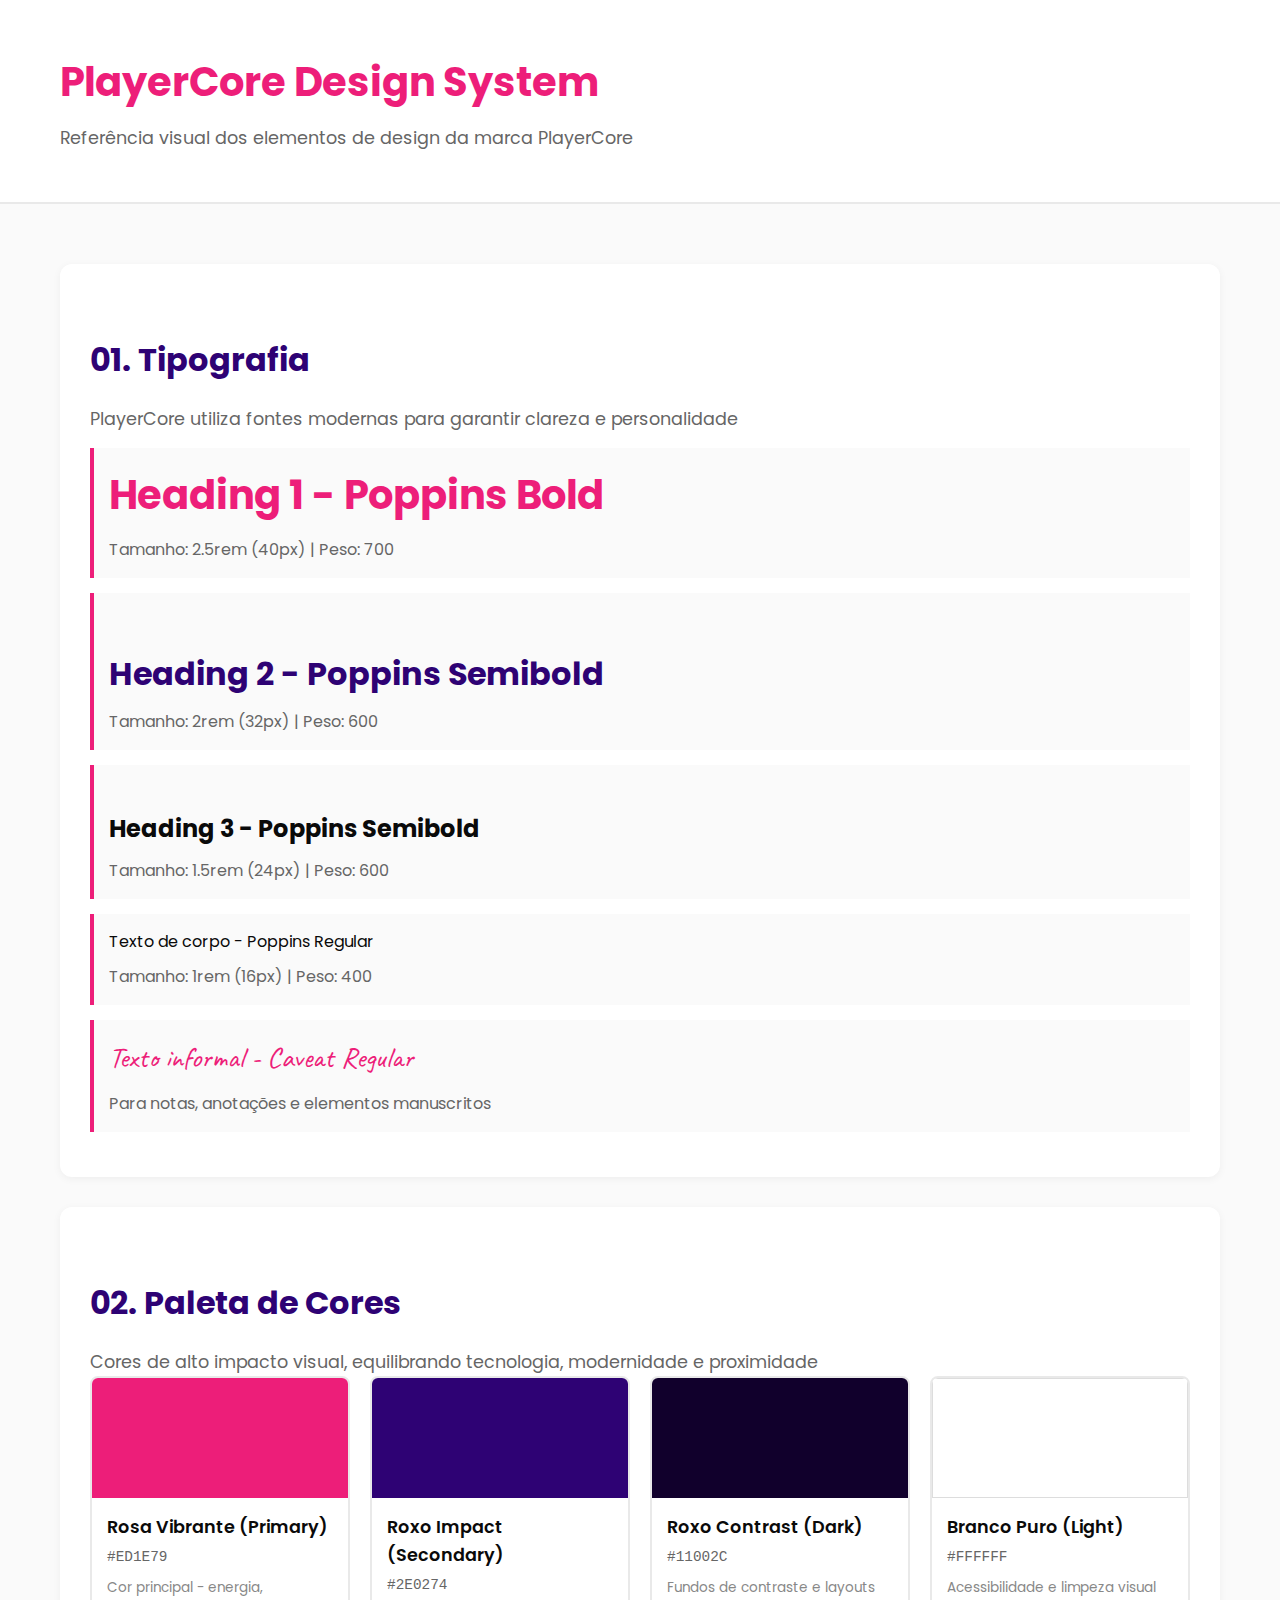
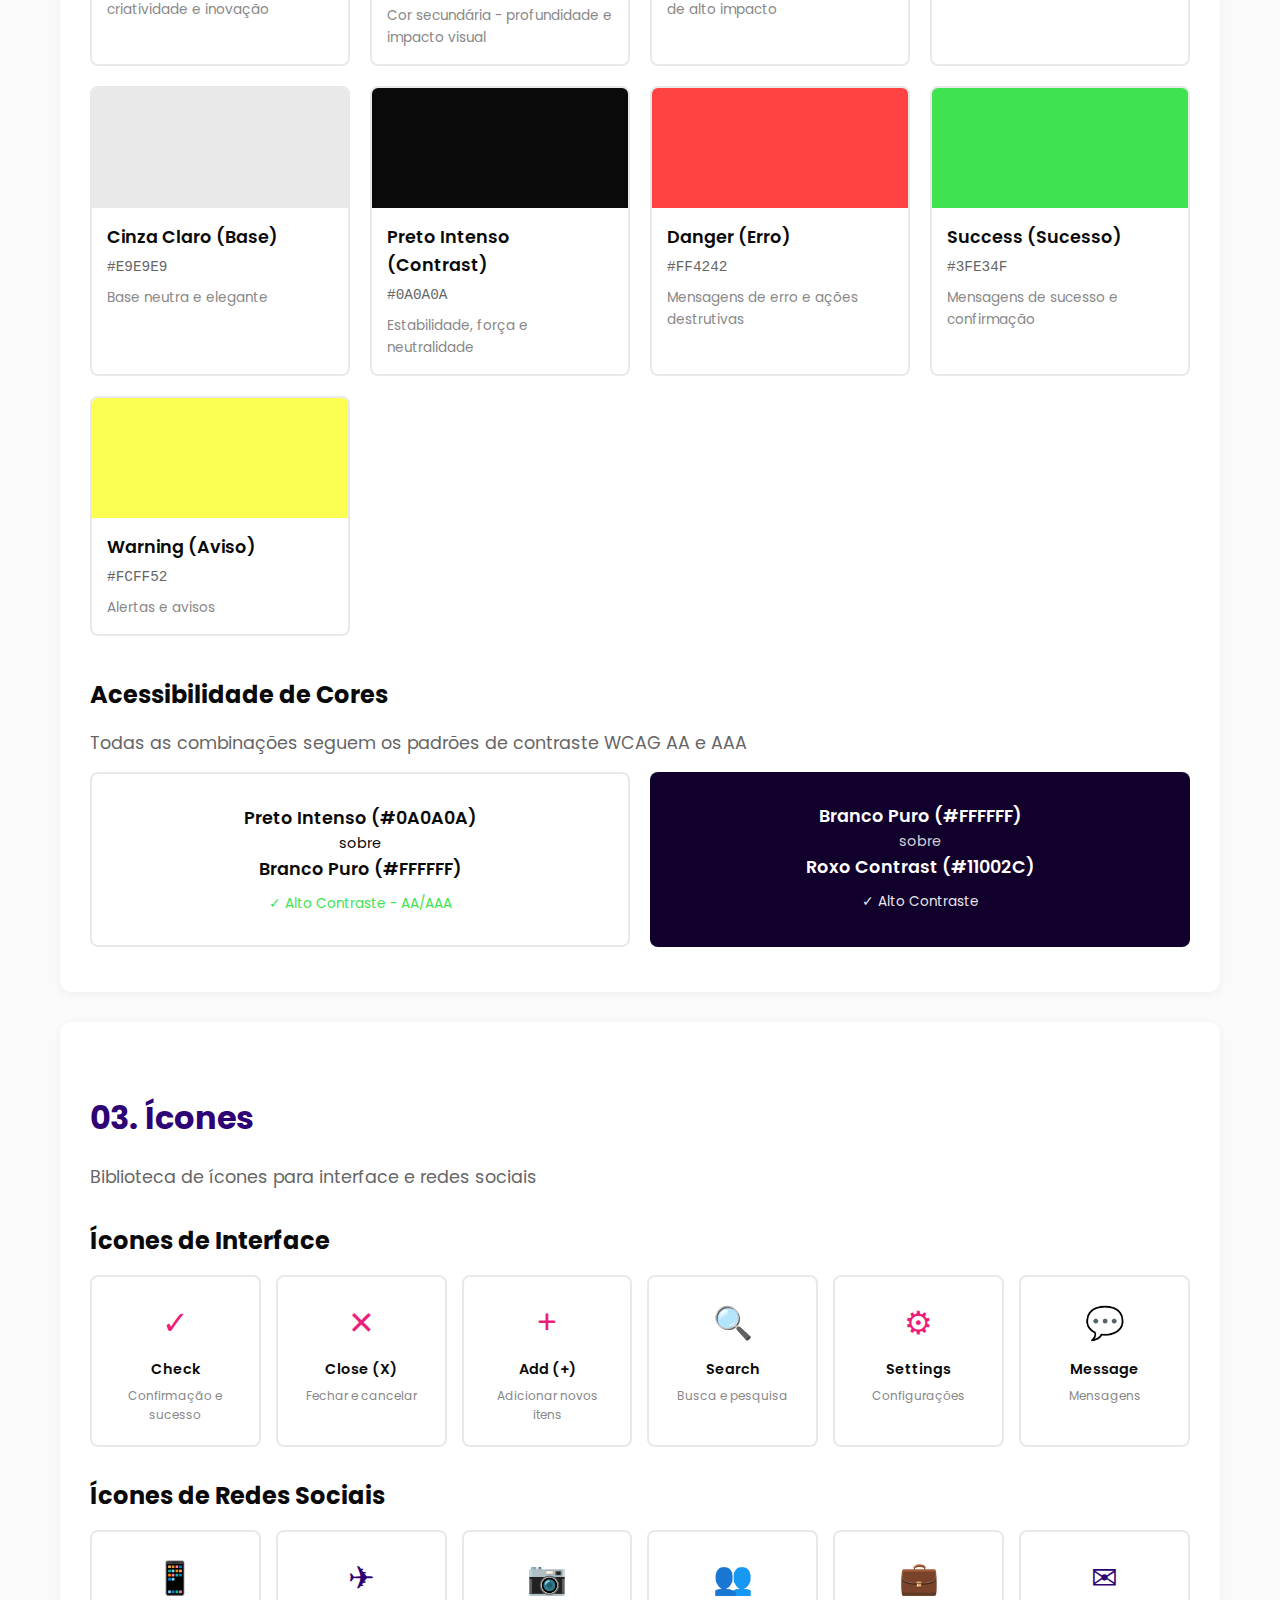
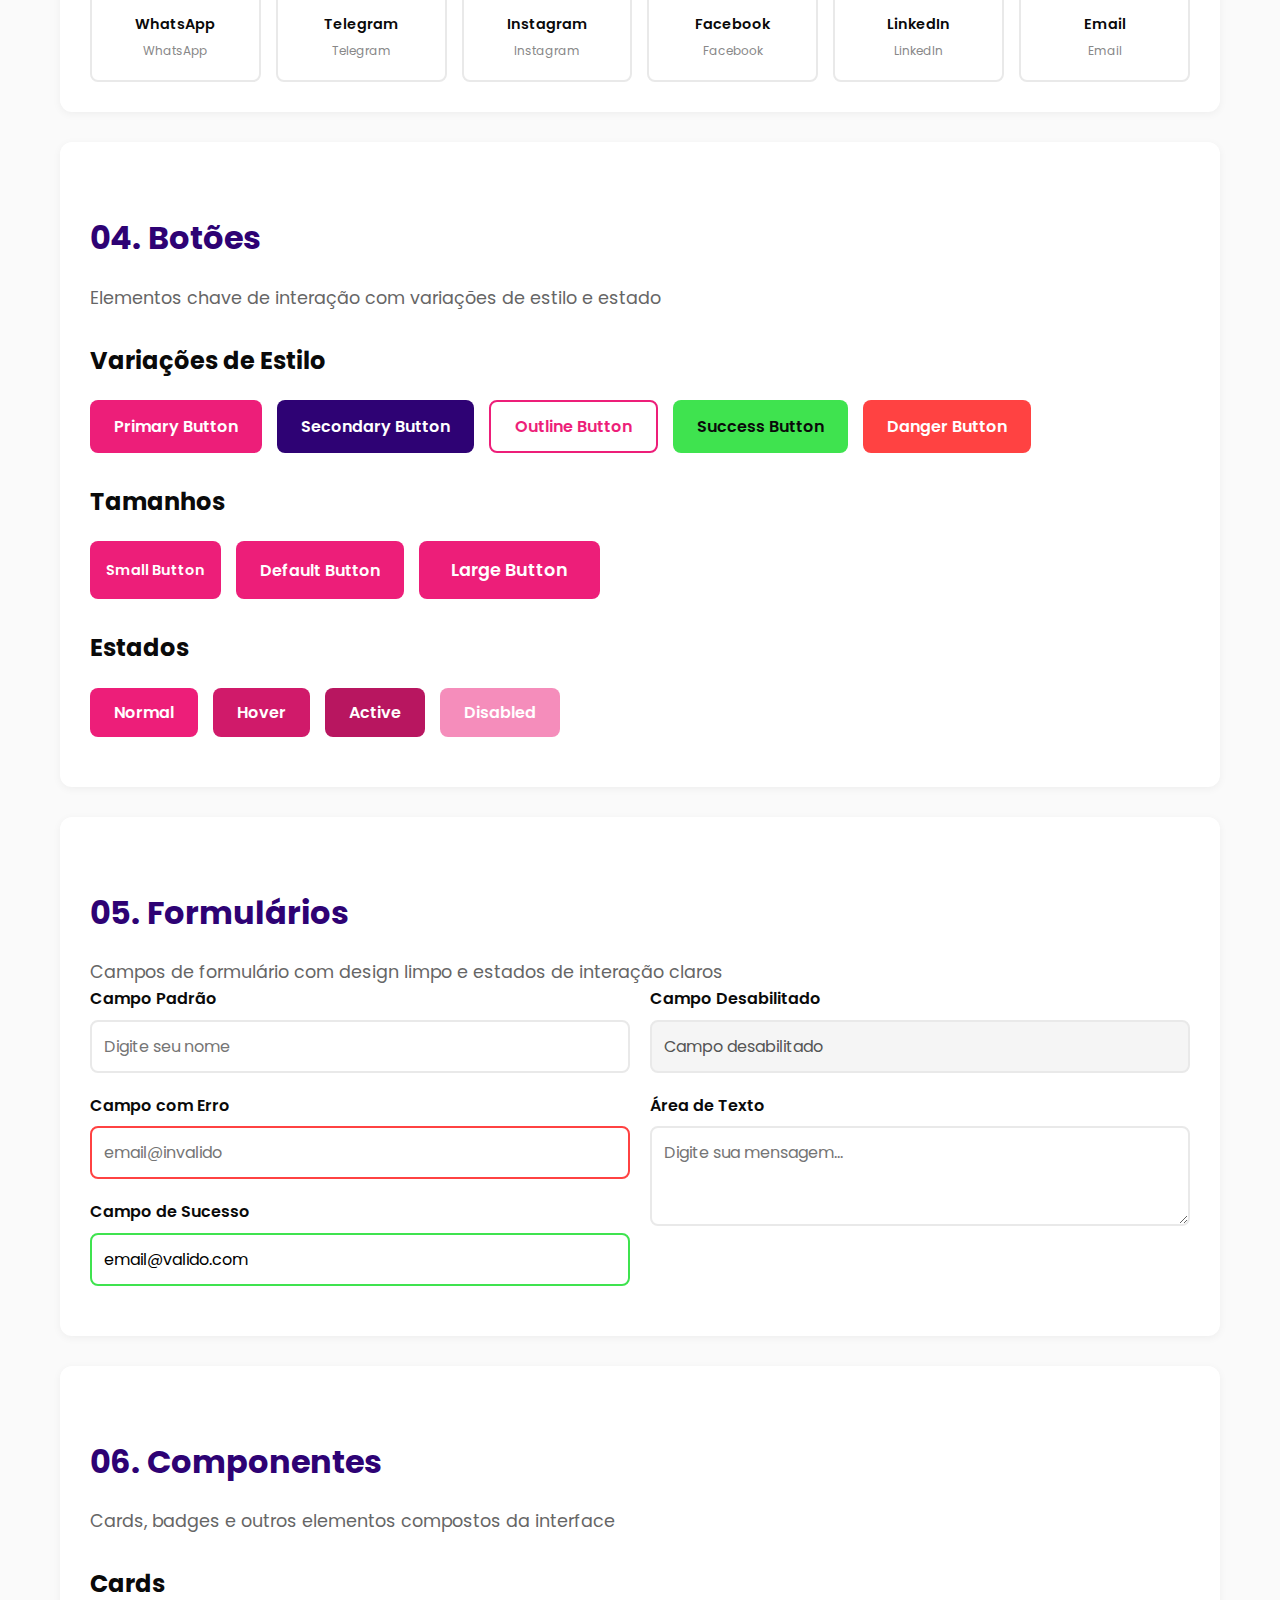
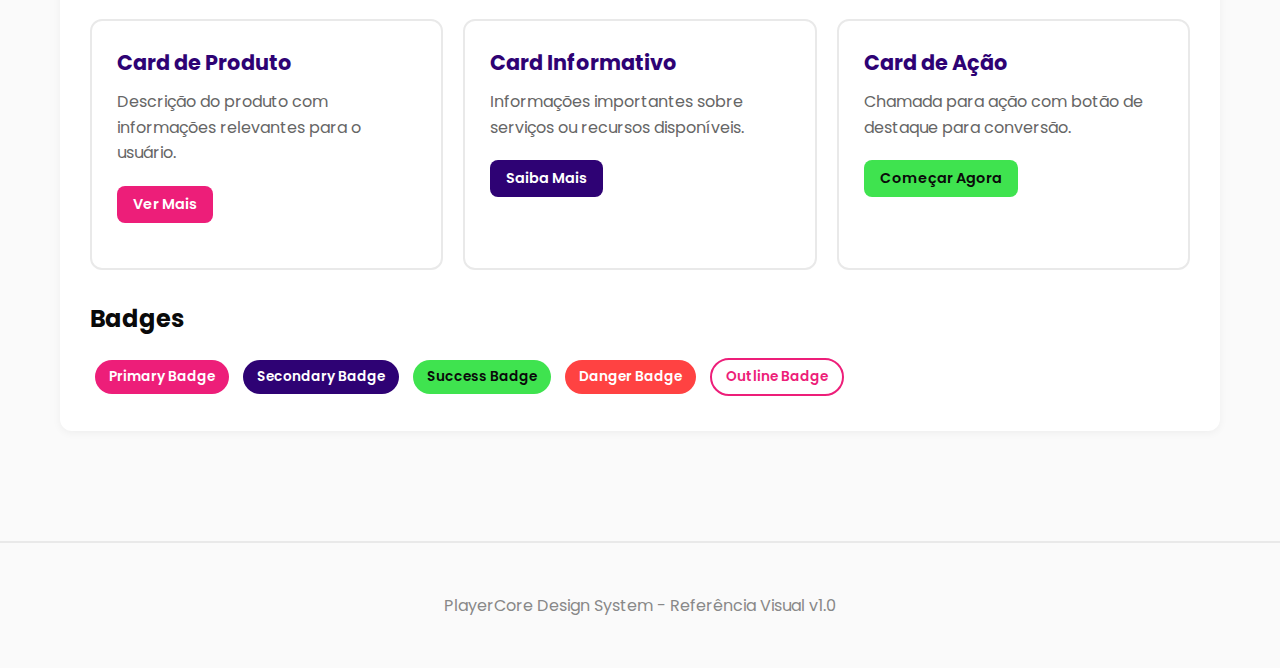
<file: public/design-system.html>
<!DOCTYPE html>
<html lang="pt-BR">
<head>
    <meta charset="UTF-8">
    <meta name="viewport" content="width=device-width, initial-scale=1.0">
    <title>PlayerCore Design System - Referência Visual</title>
    <meta name="description" content="Sistema de design visual da PlayerCore com cores, tipografia, botões e componentes de interface">
    <link rel="preconnect" href="https://fonts.googleapis.com">
    <link rel="preconnect" href="https://fonts.gstatic.com" crossorigin>
    <link href="https://fonts.googleapis.com/css2?family=Poppins:wght@400;500;600;700&family=Caveat:wght@400;700&display=swap" rel="stylesheet">
    <style>
        * {
            margin: 0;
            padding: 0;
            box-sizing: border-box;
        }

        :root {
            --primary: #ED1E79;
            --secondary: #2E0274;
            --dark: #11002C;
            --light: #FFFFFF;
            --base: #E9E9E9;
            --contrast: #0A0A0A;
            --danger: #FF4242;
            --success: #3FE34F;
            --warning: #FCFF52;
        }

        body {
            font-family: 'Poppins', sans-serif;
            background-color: #fafafa;
            color: var(--contrast);
            line-height: 1.6;
        }

        .container {
            max-width: 1200px;
            margin: 0 auto;
            padding: 20px;
        }

        header {
            background: white;
            border-bottom: 2px solid var(--base);
            padding: 30px 0;
            margin-bottom: 40px;
        }

        h1 {
            color: var(--primary);
            font-size: 2.5rem;
            font-weight: 700;
            margin-bottom: 10px;
        }

        h2 {
            font-size: 2rem;
            margin: 40px 0 20px;
            color: var(--secondary);
        }

        h3 {
            font-size: 1.5rem;
            margin: 30px 0 15px;
            color: var(--contrast);
        }

        .subtitle {
            color: #666;
            font-size: 1.1rem;
        }

        .section {
            background: white;
            border-radius: 12px;
            padding: 30px;
            margin-bottom: 30px;
            box-shadow: 0 2px 8px rgba(0,0,0,0.05);
        }

        .grid {
            display: grid;
            gap: 20px;
        }

        .grid-2 {
            grid-template-columns: repeat(auto-fit, minmax(300px, 1fr));
        }

        .grid-3 {
            grid-template-columns: repeat(auto-fit, minmax(250px, 1fr));
        }

        .grid-4 {
            grid-template-columns: repeat(auto-fit, minmax(200px, 1fr));
        }

        /* Color Swatches */
        .color-swatch {
            border: 2px solid var(--base);
            border-radius: 8px;
            overflow: hidden;
        }

        .color-preview {
            height: 120px;
            width: 100%;
        }

        .color-info {
            padding: 15px;
        }

        .color-name {
            font-weight: 600;
            font-size: 1.1rem;
            margin-bottom: 5px;
        }

        .color-hex {
            font-family: 'Courier New', monospace;
            color: #666;
            font-size: 0.9rem;
            margin-bottom: 8px;
        }

        .color-description {
            font-size: 0.85rem;
            color: #888;
        }

        /* Typography */
        .typography-example {
            margin: 15px 0;
            padding: 15px;
            border-left: 4px solid var(--primary);
            background: #fafafa;
        }

        .handwriting {
            font-family: 'Caveat', cursive;
            font-size: 1.8rem;
            color: var(--primary);
        }

        /* Buttons */
        .button-grid {
            display: flex;
            flex-wrap: wrap;
            gap: 15px;
            margin: 20px 0;
        }

        .btn {
            padding: 12px 24px;
            border-radius: 8px;
            border: none;
            font-family: 'Poppins', sans-serif;
            font-weight: 600;
            font-size: 1rem;
            cursor: pointer;
            transition: all 0.3s ease;
        }

        .btn-primary {
            background-color: var(--primary);
            color: white;
        }

        .btn-primary:hover {
            background-color: #d01a6a;
            transform: translateY(-2px);
            box-shadow: 0 4px 12px rgba(237, 30, 121, 0.3);
        }

        .btn-secondary {
            background-color: var(--secondary);
            color: white;
        }

        .btn-secondary:hover {
            background-color: #250262;
            transform: translateY(-2px);
            box-shadow: 0 4px 12px rgba(46, 2, 116, 0.3);
        }

        .btn-outline {
            background-color: transparent;
            border: 2px solid var(--primary);
            color: var(--primary);
        }

        .btn-outline:hover {
            background-color: var(--primary);
            color: white;
        }

        .btn-success {
            background-color: var(--success);
            color: var(--contrast);
        }

        .btn-danger {
            background-color: var(--danger);
            color: white;
        }

        .btn-sm {
            padding: 8px 16px;
            font-size: 0.9rem;
        }

        .btn-lg {
            padding: 16px 32px;
            font-size: 1.1rem;
        }

        .btn:disabled {
            opacity: 0.5;
            cursor: not-allowed;
        }

        /* Forms */
        .form-group {
            margin-bottom: 20px;
        }

        label {
            display: block;
            font-weight: 600;
            margin-bottom: 8px;
            color: var(--contrast);
        }

        input[type="text"],
        input[type="email"],
        textarea {
            width: 100%;
            padding: 12px;
            border: 2px solid var(--base);
            border-radius: 8px;
            font-family: 'Poppins', sans-serif;
            font-size: 1rem;
            transition: all 0.3s ease;
        }

        input:focus,
        textarea:focus {
            outline: none;
            border-color: var(--primary);
            box-shadow: 0 0 0 3px rgba(237, 30, 121, 0.1);
        }

        input.error {
            border-color: var(--danger);
        }

        input.success {
            border-color: var(--success);
        }

        input:disabled {
            background-color: #f5f5f5;
            cursor: not-allowed;
        }

        textarea {
            min-height: 100px;
            resize: vertical;
        }

        /* Icons */
        .icon-grid {
            display: grid;
            grid-template-columns: repeat(auto-fit, minmax(150px, 1fr));
            gap: 15px;
        }

        .icon-item {
            border: 2px solid var(--base);
            border-radius: 8px;
            padding: 20px;
            text-align: center;
            transition: all 0.3s ease;
        }

        .icon-item:hover {
            border-color: var(--primary);
        }

        .icon {
            font-size: 2rem;
            margin-bottom: 10px;
        }

        .icon-name {
            font-weight: 600;
            font-size: 0.9rem;
            margin-bottom: 5px;
        }

        .icon-desc {
            font-size: 0.75rem;
            color: #888;
        }

        /* Cards */
        .card {
            border: 2px solid var(--base);
            border-radius: 12px;
            padding: 25px;
            background: white;
        }

        .card-title {
            font-size: 1.3rem;
            font-weight: 700;
            margin-bottom: 10px;
            color: var(--secondary);
        }

        .card-text {
            color: #666;
            margin-bottom: 15px;
        }

        /* Badges */
        .badge {
            display: inline-block;
            padding: 6px 14px;
            border-radius: 20px;
            font-size: 0.85rem;
            font-weight: 600;
            margin: 5px;
        }

        .badge-primary {
            background-color: var(--primary);
            color: white;
        }

        .badge-secondary {
            background-color: var(--secondary);
            color: white;
        }

        .badge-success {
            background-color: var(--success);
            color: var(--contrast);
        }

        .badge-danger {
            background-color: var(--danger);
            color: white;
        }

        .badge-outline {
            background-color: transparent;
            border: 2px solid var(--primary);
            color: var(--primary);
        }

        /* Accessibility */
        .contrast-demo {
            padding: 30px;
            border-radius: 8px;
            text-align: center;
            margin: 15px 0;
        }

        .contrast-demo-1 {
            background-color: white;
            color: var(--contrast);
            border: 2px solid var(--base);
        }

        .contrast-demo-2 {
            background-color: var(--dark);
            color: white;
        }

        footer {
            text-align: center;
            padding: 30px 0;
            color: #888;
            border-top: 2px solid var(--base);
            margin-top: 60px;
        }

        @media print {
            body {
                background: white;
            }
            .section {
                break-inside: avoid;
                box-shadow: none;
            }
        }
    </style>
</head>
<body>
    <header>
        <div class="container">
            <h1>PlayerCore Design System</h1>
            <p class="subtitle">Referência visual dos elementos de design da marca PlayerCore</p>
        </div>
    </header>

    <main class="container">
        <!-- 01. TIPOGRAFIA -->
        <section class="section">
            <h2>01. Tipografia</h2>
            <p class="subtitle">PlayerCore utiliza fontes modernas para garantir clareza e personalidade</p>
            
            <div class="typography-example">
                <h1 style="margin-bottom: 10px;">Heading 1 - Poppins Bold</h1>
                <p style="color: #666;">Tamanho: 2.5rem (40px) | Peso: 700</p>
            </div>

            <div class="typography-example">
                <h2 style="margin-bottom: 10px;">Heading 2 - Poppins Semibold</h2>
                <p style="color: #666;">Tamanho: 2rem (32px) | Peso: 600</p>
            </div>

            <div class="typography-example">
                <h3 style="margin-bottom: 10px;">Heading 3 - Poppins Semibold</h3>
                <p style="color: #666;">Tamanho: 1.5rem (24px) | Peso: 600</p>
            </div>

            <div class="typography-example">
                <p style="margin-bottom: 10px; font-size: 1rem;">Texto de corpo - Poppins Regular</p>
                <p style="color: #666;">Tamanho: 1rem (16px) | Peso: 400</p>
            </div>

            <div class="typography-example">
                <p class="handwriting" style="margin-bottom: 10px;">Texto informal - Caveat Regular</p>
                <p style="color: #666;">Para notas, anotações e elementos manuscritos</p>
            </div>
        </section>

        <!-- 02. PALETA DE CORES -->
        <section class="section">
            <h2>02. Paleta de Cores</h2>
            <p class="subtitle">Cores de alto impacto visual, equilibrando tecnologia, modernidade e proximidade</p>
            
            <div class="grid grid-3">
                <div class="color-swatch">
                    <div class="color-preview" style="background-color: #ED1E79;"></div>
                    <div class="color-info">
                        <div class="color-name">Rosa Vibrante (Primary)</div>
                        <div class="color-hex">#ED1E79</div>
                        <div class="color-description">Cor principal - energia, criatividade e inovação</div>
                    </div>
                </div>

                <div class="color-swatch">
                    <div class="color-preview" style="background-color: #2E0274;"></div>
                    <div class="color-info">
                        <div class="color-name">Roxo Impact (Secondary)</div>
                        <div class="color-hex">#2E0274</div>
                        <div class="color-description">Cor secundária - profundidade e impacto visual</div>
                    </div>
                </div>

                <div class="color-swatch">
                    <div class="color-preview" style="background-color: #11002C;"></div>
                    <div class="color-info">
                        <div class="color-name">Roxo Contrast (Dark)</div>
                        <div class="color-hex">#11002C</div>
                        <div class="color-description">Fundos de contraste e layouts de alto impacto</div>
                    </div>
                </div>

                <div class="color-swatch">
                    <div class="color-preview" style="background-color: #FFFFFF; border: 1px solid #ddd;"></div>
                    <div class="color-info">
                        <div class="color-name">Branco Puro (Light)</div>
                        <div class="color-hex">#FFFFFF</div>
                        <div class="color-description">Acessibilidade e limpeza visual</div>
                    </div>
                </div>

                <div class="color-swatch">
                    <div class="color-preview" style="background-color: #E9E9E9;"></div>
                    <div class="color-info">
                        <div class="color-name">Cinza Claro (Base)</div>
                        <div class="color-hex">#E9E9E9</div>
                        <div class="color-description">Base neutra e elegante</div>
                    </div>
                </div>

                <div class="color-swatch">
                    <div class="color-preview" style="background-color: #0A0A0A;"></div>
                    <div class="color-info">
                        <div class="color-name">Preto Intenso (Contrast)</div>
                        <div class="color-hex">#0A0A0A</div>
                        <div class="color-description">Estabilidade, força e neutralidade</div>
                    </div>
                </div>

                <div class="color-swatch">
                    <div class="color-preview" style="background-color: #FF4242;"></div>
                    <div class="color-info">
                        <div class="color-name">Danger (Erro)</div>
                        <div class="color-hex">#FF4242</div>
                        <div class="color-description">Mensagens de erro e ações destrutivas</div>
                    </div>
                </div>

                <div class="color-swatch">
                    <div class="color-preview" style="background-color: #3FE34F;"></div>
                    <div class="color-info">
                        <div class="color-name">Success (Sucesso)</div>
                        <div class="color-hex">#3FE34F</div>
                        <div class="color-description">Mensagens de sucesso e confirmação</div>
                    </div>
                </div>

                <div class="color-swatch">
                    <div class="color-preview" style="background-color: #FCFF52;"></div>
                    <div class="color-info">
                        <div class="color-name">Warning (Aviso)</div>
                        <div class="color-hex">#FCFF52</div>
                        <div class="color-description">Alertas e avisos</div>
                    </div>
                </div>
            </div>

            <h3 style="margin-top: 40px;">Acessibilidade de Cores</h3>
            <p class="subtitle">Todas as combinações seguem os padrões de contraste WCAG AA e AAA</p>
            
            <div class="grid grid-2">
                <div class="contrast-demo contrast-demo-1">
                    <p style="font-weight: 600; font-size: 1.1rem;">Preto Intenso (#0A0A0A)</p>
                    <p style="font-size: 0.9rem;">sobre</p>
                    <p style="font-weight: 600; font-size: 1.1rem;">Branco Puro (#FFFFFF)</p>
                    <p style="color: var(--success); margin-top: 10px; font-size: 0.85rem;">✓ Alto Contraste - AA/AAA</p>
                </div>
                <div class="contrast-demo contrast-demo-2">
                    <p style="font-weight: 600; font-size: 1.1rem;">Branco Puro (#FFFFFF)</p>
                    <p style="font-size: 0.9rem; opacity: 0.8;">sobre</p>
                    <p style="font-weight: 600; font-size: 1.1rem;">Roxo Contrast (#11002C)</p>
                    <p style="margin-top: 10px; font-size: 0.85rem; opacity: 0.9;">✓ Alto Contraste</p>
                </div>
            </div>
        </section>

        <!-- 03. ÍCONES -->
        <section class="section">
            <h2>03. Ícones</h2>
            <p class="subtitle">Biblioteca de ícones para interface e redes sociais</p>
            
            <h3>Ícones de Interface</h3>
            <div class="icon-grid">
                <div class="icon-item">
                    <div class="icon" style="color: var(--primary);">✓</div>
                    <div class="icon-name">Check</div>
                    <div class="icon-desc">Confirmação e sucesso</div>
                </div>
                <div class="icon-item">
                    <div class="icon" style="color: var(--primary);">✕</div>
                    <div class="icon-name">Close (X)</div>
                    <div class="icon-desc">Fechar e cancelar</div>
                </div>
                <div class="icon-item">
                    <div class="icon" style="color: var(--primary);">+</div>
                    <div class="icon-name">Add (+)</div>
                    <div class="icon-desc">Adicionar novos itens</div>
                </div>
                <div class="icon-item">
                    <div class="icon" style="color: var(--primary);">🔍</div>
                    <div class="icon-name">Search</div>
                    <div class="icon-desc">Busca e pesquisa</div>
                </div>
                <div class="icon-item">
                    <div class="icon" style="color: var(--primary);">⚙</div>
                    <div class="icon-name">Settings</div>
                    <div class="icon-desc">Configurações</div>
                </div>
                <div class="icon-item">
                    <div class="icon" style="color: var(--primary);">💬</div>
                    <div class="icon-name">Message</div>
                    <div class="icon-desc">Mensagens</div>
                </div>
            </div>

            <h3 style="margin-top: 30px;">Ícones de Redes Sociais</h3>
            <div class="icon-grid">
                <div class="icon-item">
                    <div class="icon" style="color: var(--secondary);">📱</div>
                    <div class="icon-name">WhatsApp</div>
                    <div class="icon-desc">WhatsApp</div>
                </div>
                <div class="icon-item">
                    <div class="icon" style="color: var(--secondary);">✈</div>
                    <div class="icon-name">Telegram</div>
                    <div class="icon-desc">Telegram</div>
                </div>
                <div class="icon-item">
                    <div class="icon" style="color: var(--secondary);">📷</div>
                    <div class="icon-name">Instagram</div>
                    <div class="icon-desc">Instagram</div>
                </div>
                <div class="icon-item">
                    <div class="icon" style="color: var(--secondary);">👥</div>
                    <div class="icon-name">Facebook</div>
                    <div class="icon-desc">Facebook</div>
                </div>
                <div class="icon-item">
                    <div class="icon" style="color: var(--secondary);">💼</div>
                    <div class="icon-name">LinkedIn</div>
                    <div class="icon-desc">LinkedIn</div>
                </div>
                <div class="icon-item">
                    <div class="icon" style="color: var(--secondary);">✉</div>
                    <div class="icon-name">Email</div>
                    <div class="icon-desc">Email</div>
                </div>
            </div>
        </section>

        <!-- 04. BOTÕES -->
        <section class="section">
            <h2>04. Botões</h2>
            <p class="subtitle">Elementos chave de interação com variações de estilo e estado</p>
            
            <h3>Variações de Estilo</h3>
            <div class="button-grid">
                <button class="btn btn-primary">Primary Button</button>
                <button class="btn btn-secondary">Secondary Button</button>
                <button class="btn btn-outline">Outline Button</button>
                <button class="btn btn-success">Success Button</button>
                <button class="btn btn-danger">Danger Button</button>
            </div>

            <h3>Tamanhos</h3>
            <div class="button-grid">
                <button class="btn btn-primary btn-sm">Small Button</button>
                <button class="btn btn-primary">Default Button</button>
                <button class="btn btn-primary btn-lg">Large Button</button>
            </div>

            <h3>Estados</h3>
            <div class="button-grid">
                <button class="btn btn-primary">Normal</button>
                <button class="btn btn-primary" style="background-color: #d01a6a;">Hover</button>
                <button class="btn btn-primary" style="background-color: #b81660;">Active</button>
                <button class="btn btn-primary" disabled>Disabled</button>
            </div>
        </section>

        <!-- 05. FORMULÁRIOS -->
        <section class="section">
            <h2>05. Formulários</h2>
            <p class="subtitle">Campos de formulário com design limpo e estados de interação claros</p>
            
            <div class="grid grid-2">
                <div>
                    <div class="form-group">
                        <label>Campo Padrão</label>
                        <input type="text" placeholder="Digite seu nome">
                    </div>

                    <div class="form-group">
                        <label>Campo com Erro</label>
                        <input type="text" class="error" placeholder="email@invalido">
                    </div>

                    <div class="form-group">
                        <label>Campo de Sucesso</label>
                        <input type="text" class="success" value="email@valido.com">
                    </div>
                </div>

                <div>
                    <div class="form-group">
                        <label>Campo Desabilitado</label>
                        <input type="text" disabled value="Campo desabilitado">
                    </div>

                    <div class="form-group">
                        <label>Área de Texto</label>
                        <textarea placeholder="Digite sua mensagem..."></textarea>
                    </div>
                </div>
            </div>
        </section>

        <!-- 06. COMPONENTES -->
        <section class="section">
            <h2>06. Componentes</h2>
            <p class="subtitle">Cards, badges e outros elementos compostos da interface</p>
            
            <h3>Cards</h3>
            <div class="grid grid-3">
                <div class="card">
                    <div class="card-title">Card de Produto</div>
                    <p class="card-text">Descrição do produto com informações relevantes para o usuário.</p>
                    <div class="button-grid">
                        <button class="btn btn-primary btn-sm">Ver Mais</button>
                    </div>
                </div>

                <div class="card">
                    <div class="card-title">Card Informativo</div>
                    <p class="card-text">Informações importantes sobre serviços ou recursos disponíveis.</p>
                    <div class="button-grid">
                        <button class="btn btn-secondary btn-sm">Saiba Mais</button>
                    </div>
                </div>

                <div class="card">
                    <div class="card-title">Card de Ação</div>
                    <p class="card-text">Chamada para ação com botão de destaque para conversão.</p>
                    <div class="button-grid">
                        <button class="btn btn-success btn-sm">Começar Agora</button>
                    </div>
                </div>
            </div>

            <h3 style="margin-top: 30px;">Badges</h3>
            <div>
                <span class="badge badge-primary">Primary Badge</span>
                <span class="badge badge-secondary">Secondary Badge</span>
                <span class="badge badge-success">Success Badge</span>
                <span class="badge badge-danger">Danger Badge</span>
                <span class="badge badge-outline">Outline Badge</span>
            </div>
        </section>
    </main>

    <footer>
        <div class="container">
            <p>PlayerCore Design System - Referência Visual v1.0</p>
        </div>
    </footer>
</body>
</html>
</file>
